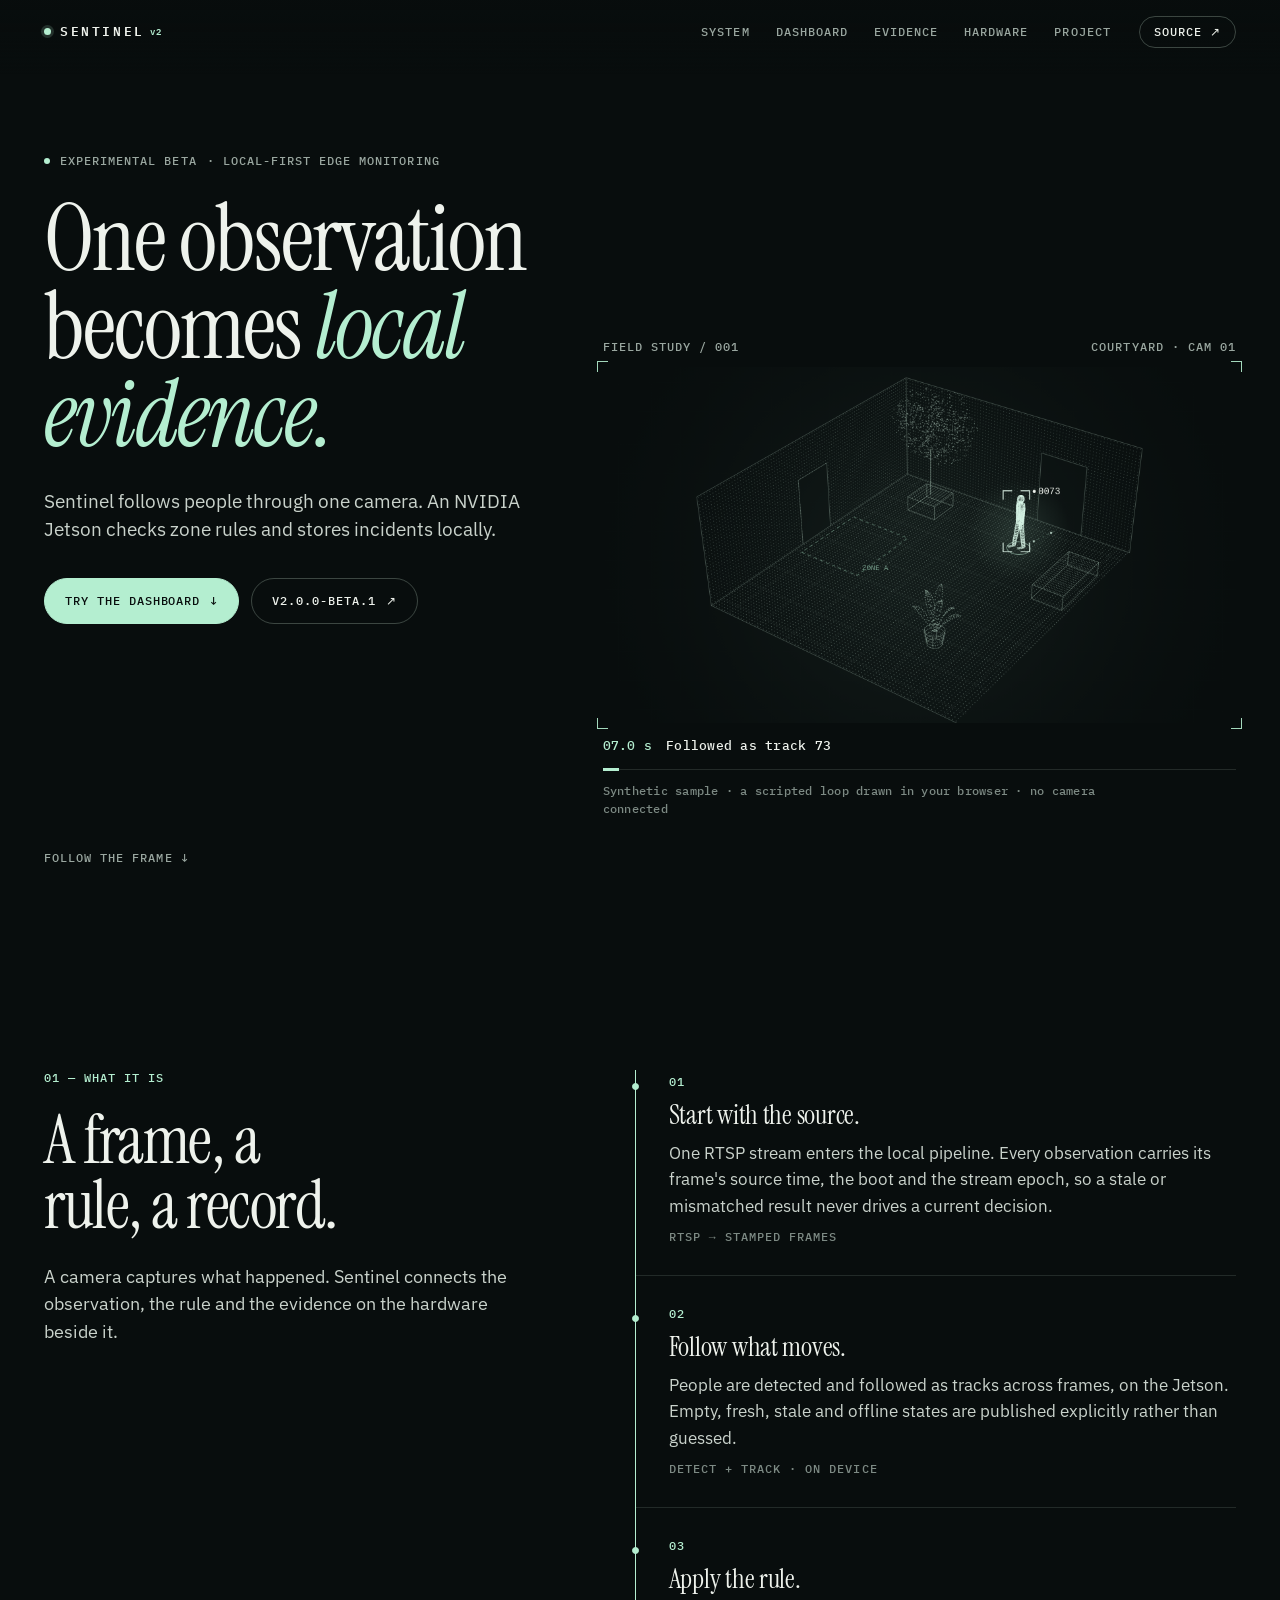
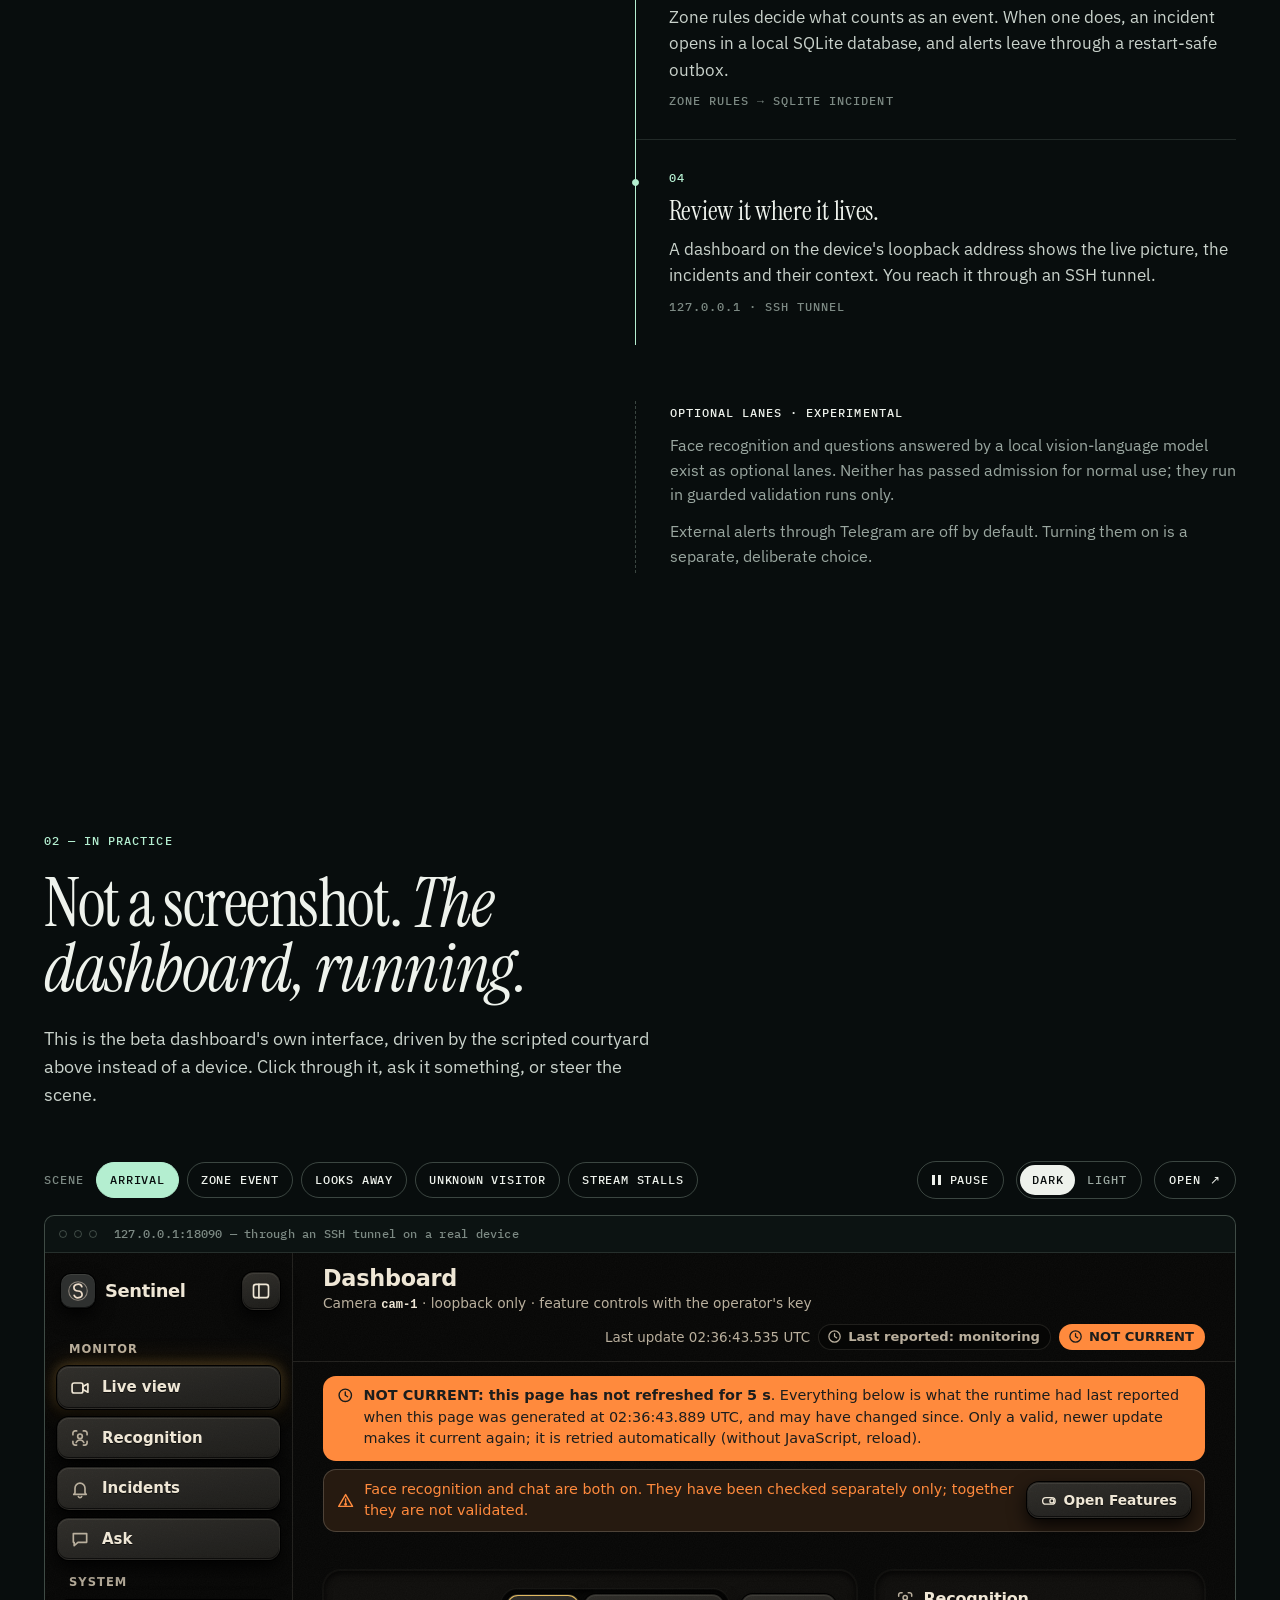
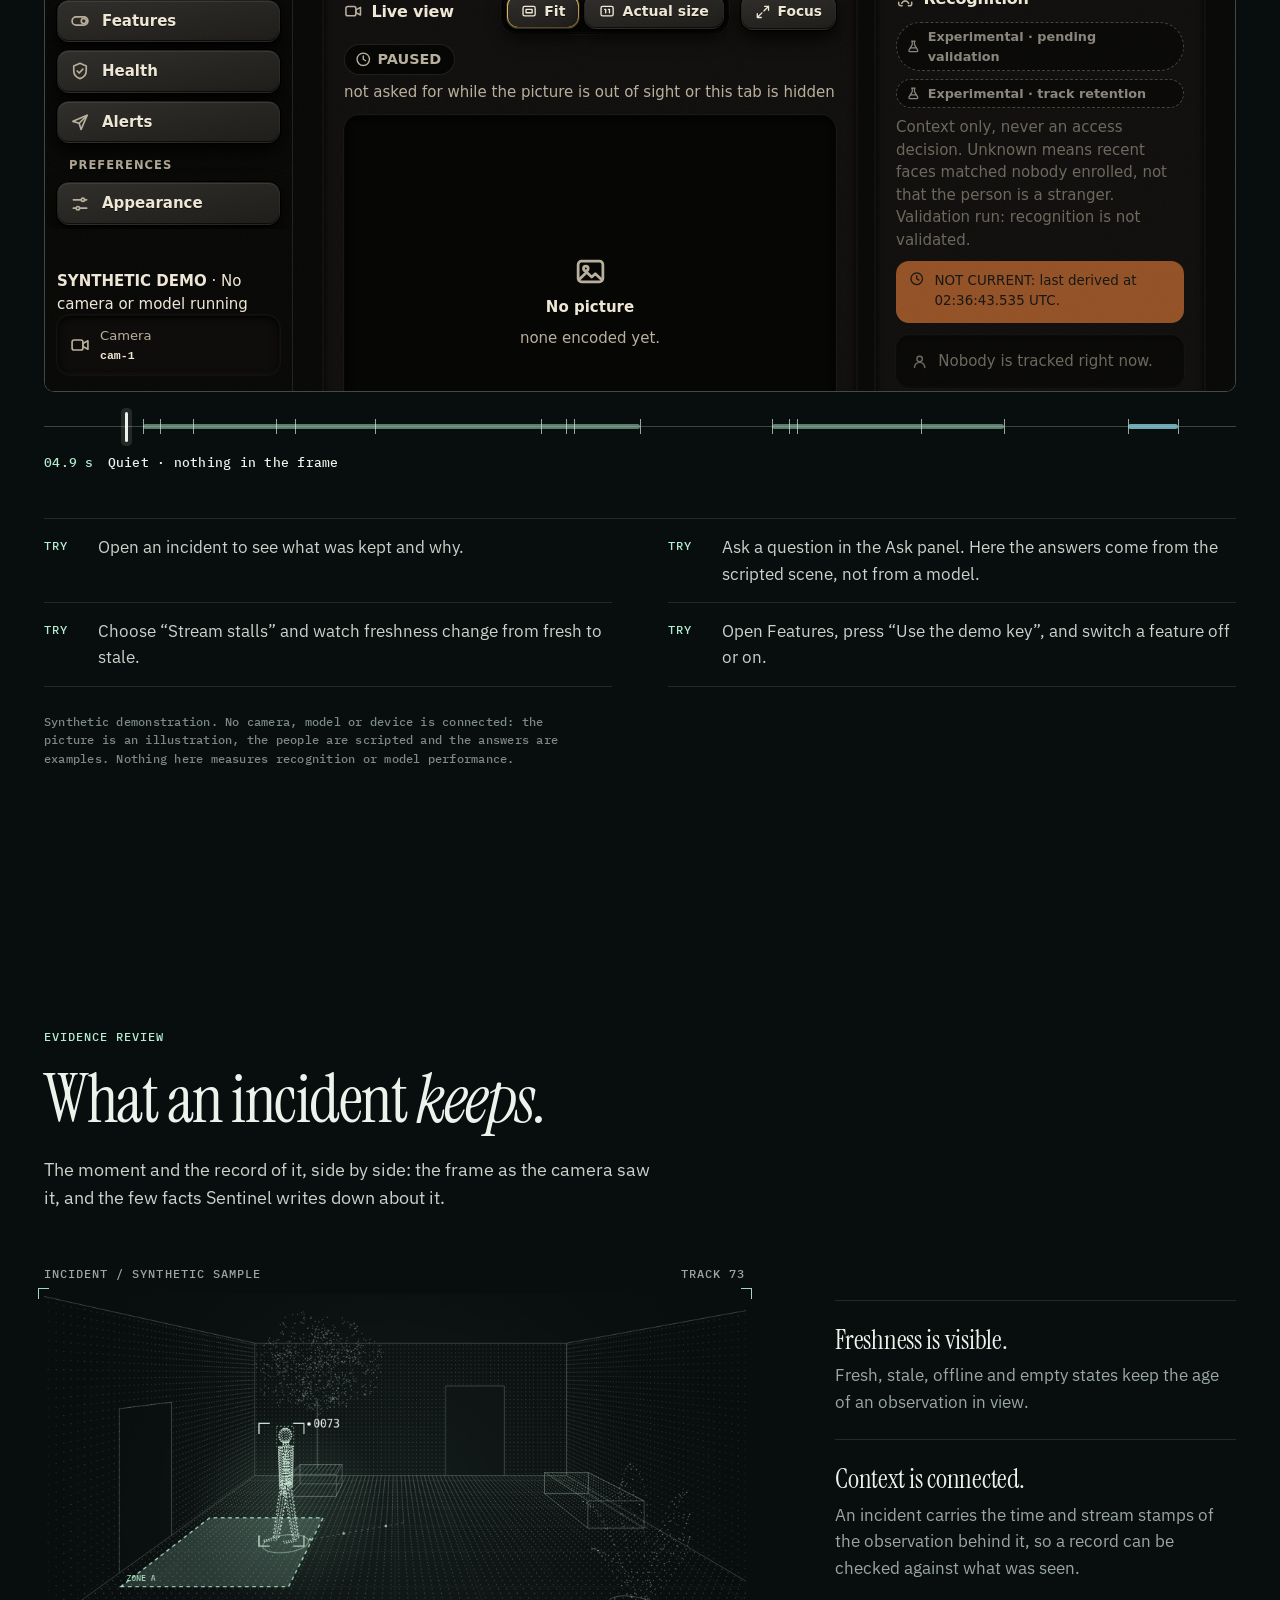
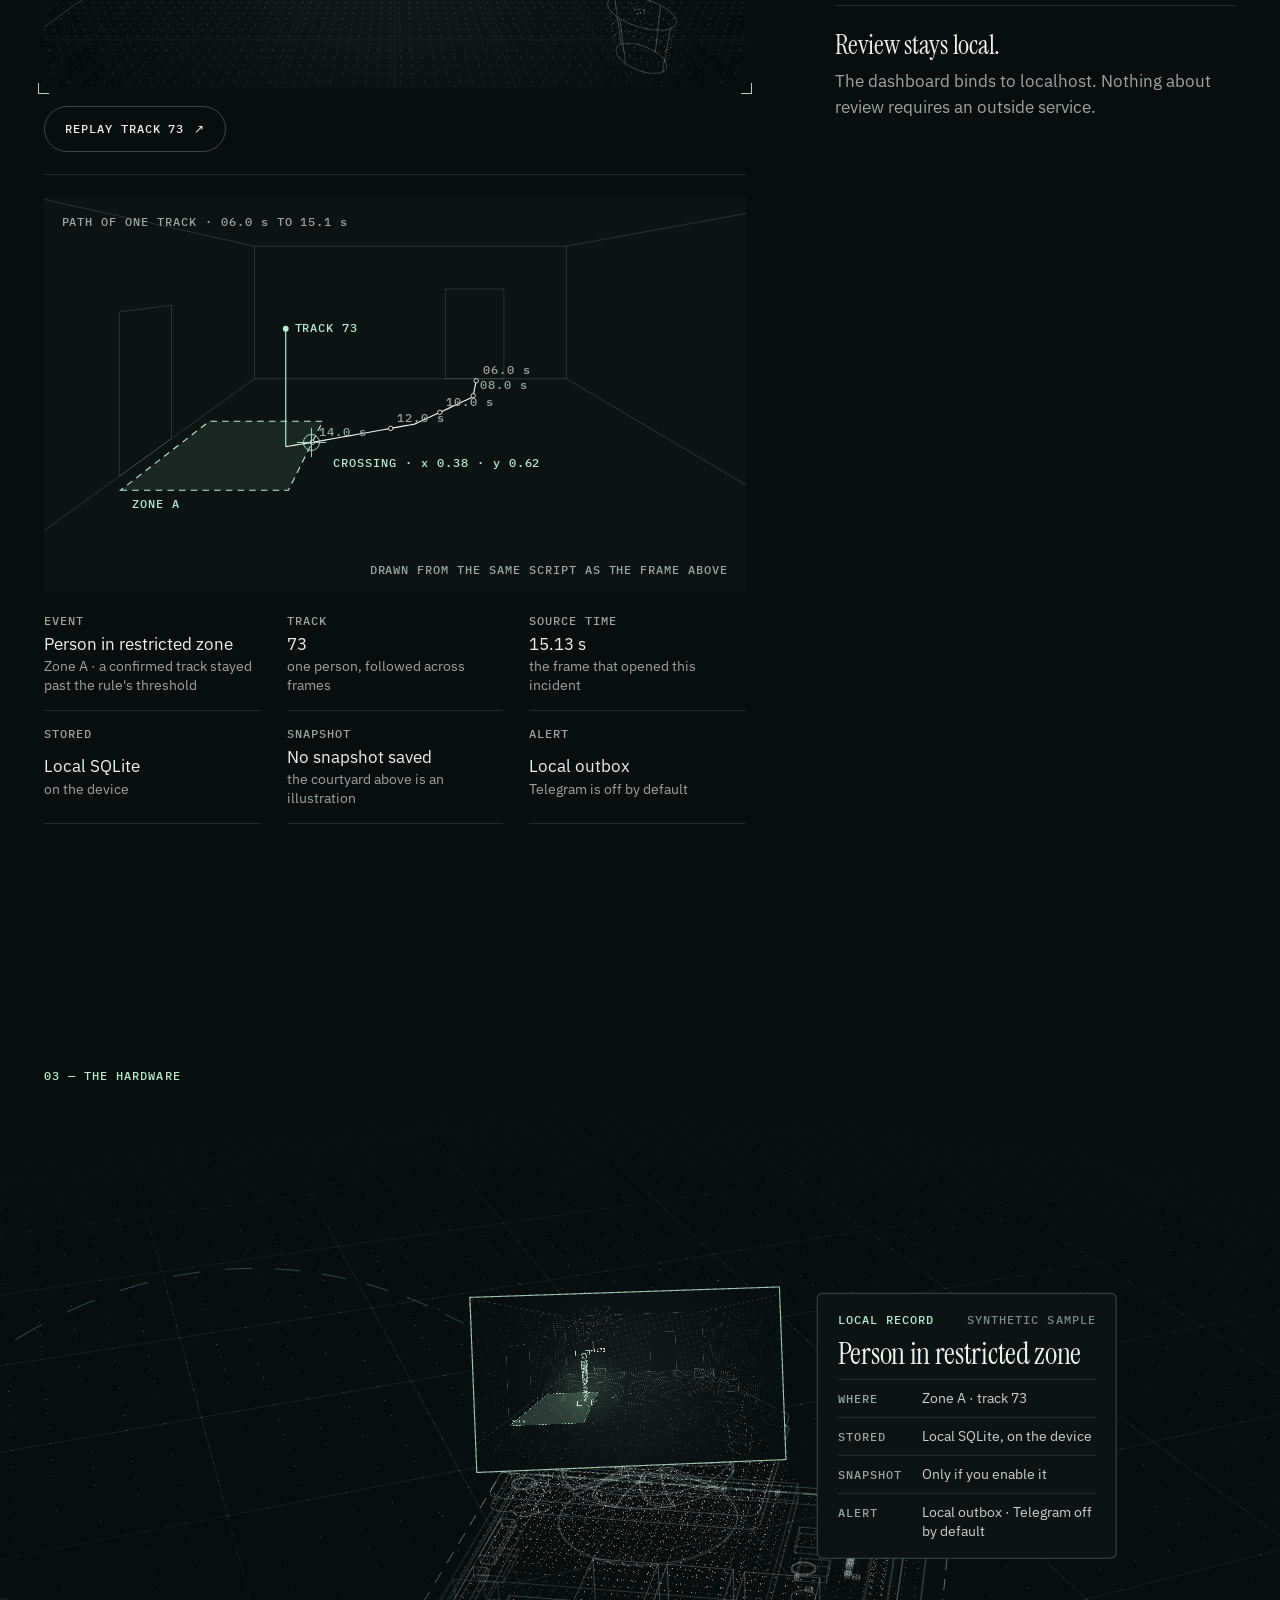
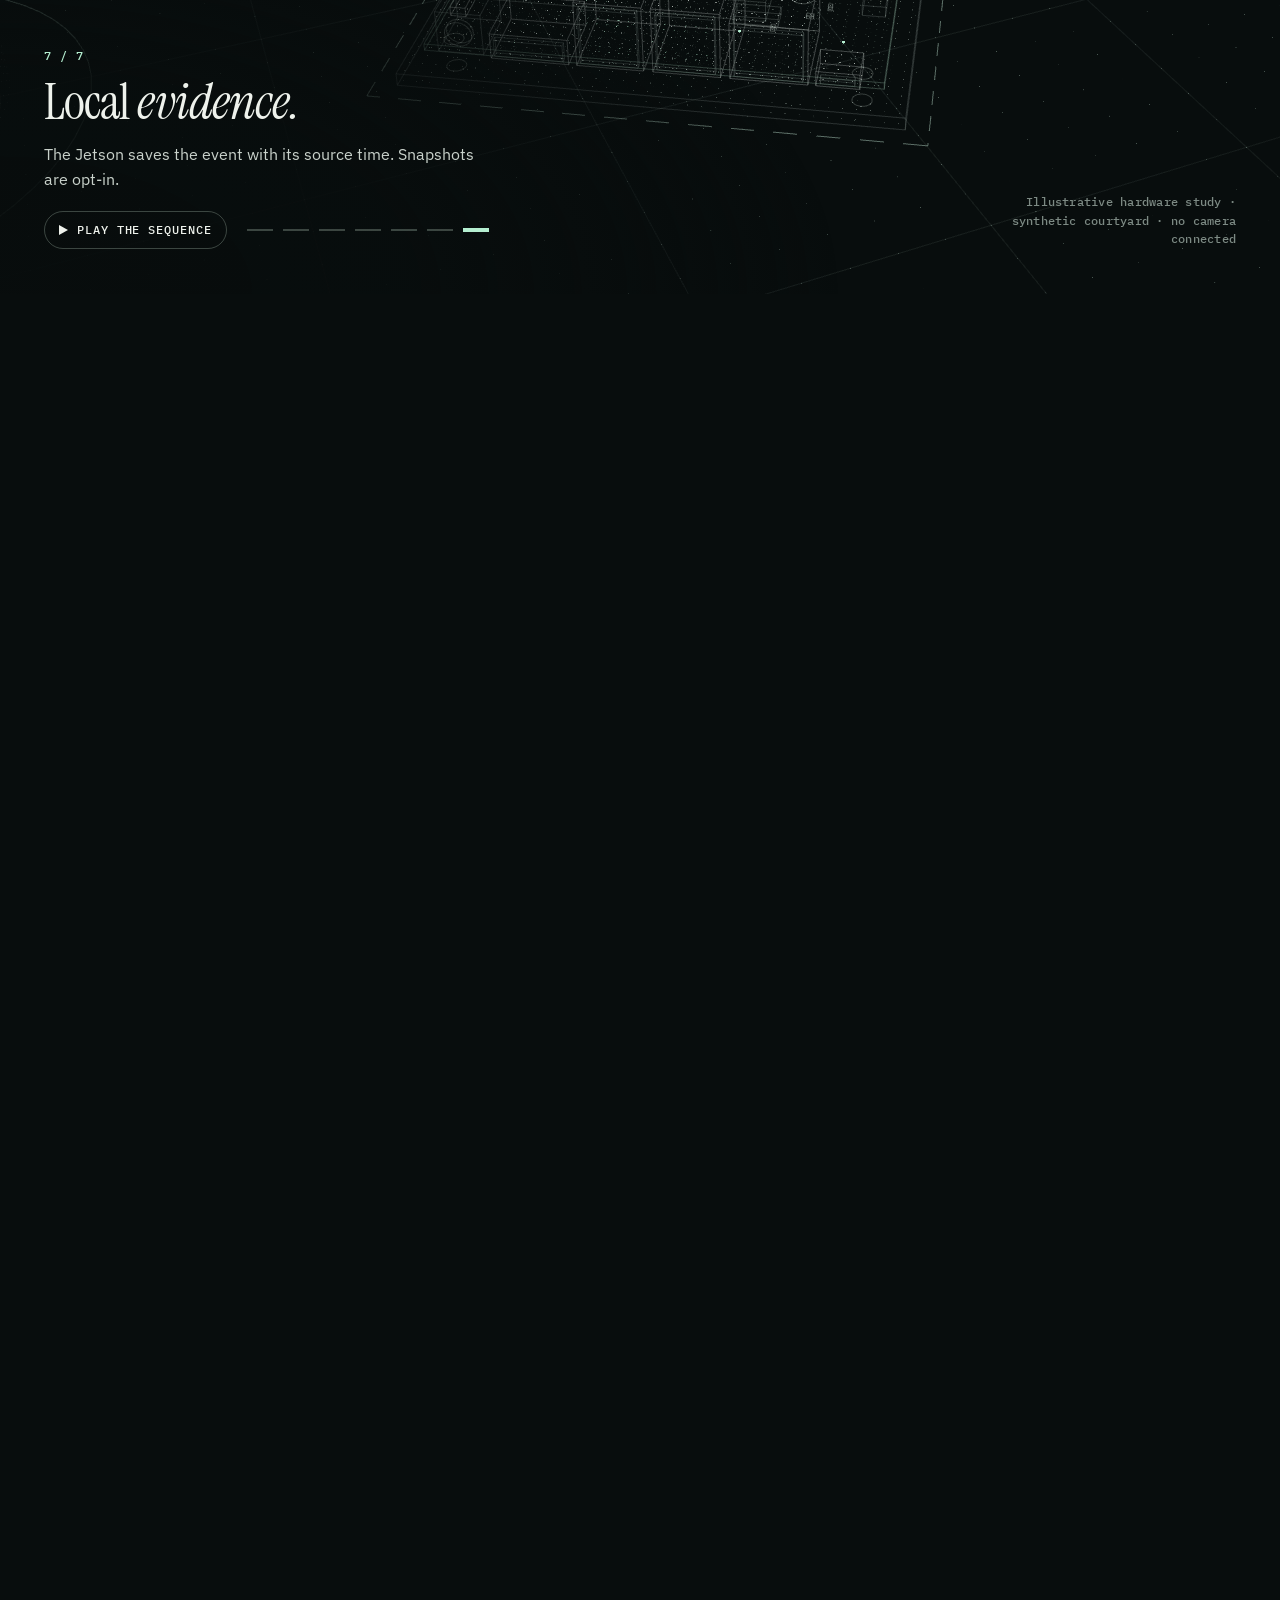
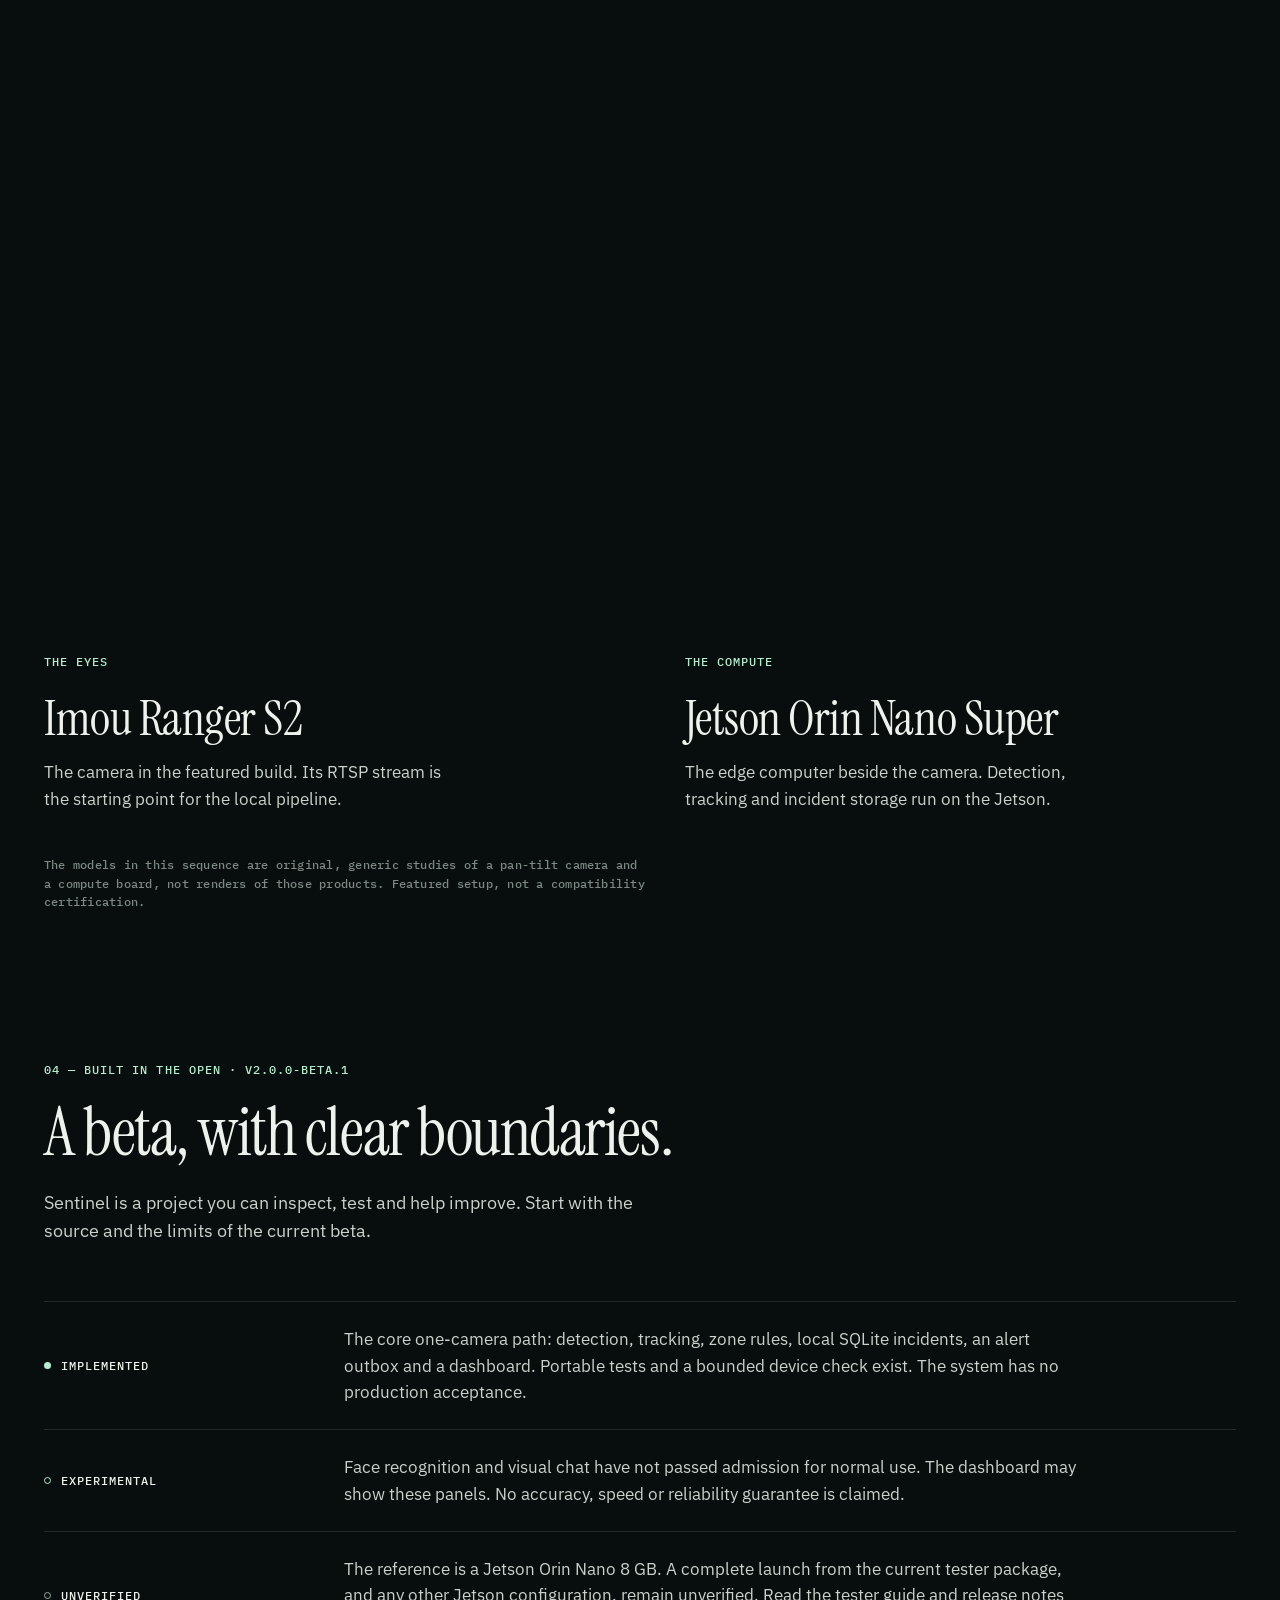
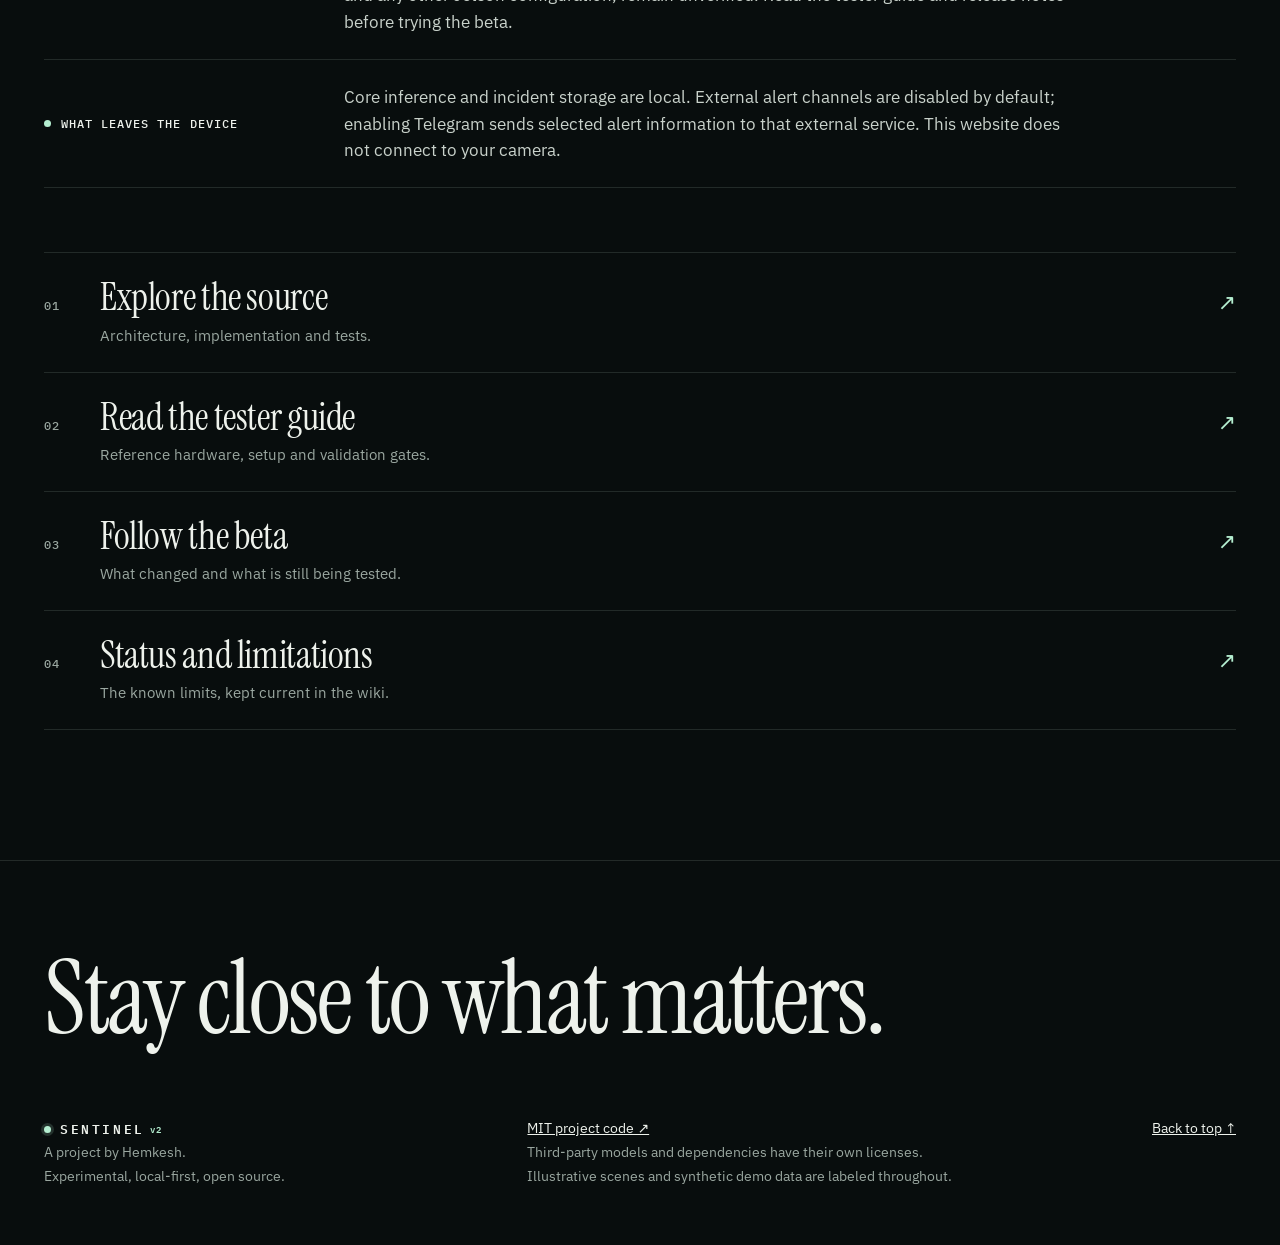
<file: index.html>
<!doctype html>
<html lang="en">
<head>
<meta charset="utf-8">
<meta name="viewport" content="width=device-width, initial-scale=1, viewport-fit=cover">
<title>Sentinel v2 — One observation becomes local evidence</title>
<meta name="description" content="An experimental, open-source edge monitoring project. One camera, local detection and tracking, and an incident record you can inspect. Built for NVIDIA Jetson.">
<meta name="theme-color" content="#080d0d">
<link rel="stylesheet" href="assets/fonts.css">
<link rel="stylesheet" href="assets/site.css">
<link rel="stylesheet" href="assets/track-replay.css">
</head>
<body>
<a class="skip" href="#main">Skip to content</a>

<header class="top" id="top-bar">
  <a class="mark" href="#top" aria-label="Sentinel v2, back to top"><span class="mark-dot" aria-hidden="true"></span>SENTINEL<sup>v2</sup></a>
  <nav class="top-nav" aria-label="Sections">
    <a href="#system">System</a>
    <a href="#dashboard">Dashboard</a>
    <a href="#evidence">Evidence</a>
    <a href="#hardware">Hardware</a>
    <a href="#project">Project</a>
  </nav>
  <a class="top-source" href="https://github.com/hemkesh2021-dotcom/Sentinel_Surveillance" target="_blank" rel="noopener">Source <span aria-hidden="true">↗</span></a>
</header>

<main id="main">

  <!-- ============================================================ opening -->
  <section class="hero" id="top">
    <div class="hero-copy">
      <p class="eyebrow"><span class="pulse" aria-hidden="true"></span>Experimental beta<span class="hero-context"> · local-first edge monitoring</span></p>
      <h1>One observation becomes <em>local evidence.</em></h1>
      <p class="lede">Sentinel follows people through one camera. An NVIDIA Jetson checks zone rules and stores incidents locally.</p>
      <div class="actions">
        <a class="btn btn-solid" href="#dashboard">Try the dashboard <span aria-hidden="true">↓</span></a>
        <a class="btn hero-release" href="https://github.com/hemkesh2021-dotcom/Sentinel_Surveillance/releases/tag/v2.0.0-beta.1" target="_blank" rel="noopener">v2.0.0-beta.1 <span aria-hidden="true">↗</span></a>
      </div>
    </div>
    <figure class="plate hero-plate" id="hero-plate">
      <div class="plate-head mono"><span>Field study / 001</span><span>Courtyard · cam 01</span></div>
      <div class="plate-frame">
        <canvas id="hero-canvas" width="960" height="540" role="img" aria-label="A courtyard drawn in dots and lines, seen from above. People walk in through a gate and are marked as tracked people; a marked zone lights up when one steps into it."></canvas>
        <i class="tick tl"></i><i class="tick tr"></i><i class="tick bl"></i><i class="tick br"></i>
      </div>
      <figcaption>
        <p class="event-line mono" id="hero-event" aria-live="off"><b>07.0 s</b><span>Followed as track 73</span></p>
        <div class="loop-bar" aria-hidden="true"><i id="hero-bar"></i></div>
        <p class="honest mono">Synthetic sample · a scripted loop drawn in your browser · no camera connected</p>
      </figcaption>
    </figure>
    <a class="scroll-cue mono" href="#system">Follow the frame <span aria-hidden="true">↓</span></a>
  </section>

  <!-- ============================================================ 01 the system -->
  <section class="system" id="system">
    <div class="sec-head">
      <p class="kicker mono">01 — What it is</p>
      <h2>A frame, a rule, a record.</h2>
      <p class="sub">A camera captures what happened. Sentinel connects the observation, the rule and the evidence on the hardware beside it.</p>
    </div>
    <ol class="chain" id="chain">
      <li data-step="source">
        <span class="chain-n mono">01</span>
        <h3>Start with the source.</h3>
        <p>One RTSP stream enters the local pipeline. Every observation carries its frame's source time, the boot and the stream epoch, so a stale or mismatched result never drives a current decision.</p>
        <span class="chain-tag mono">RTSP → stamped frames</span>
      </li>
      <li data-step="track">
        <span class="chain-n mono">02</span>
        <h3>Follow what moves.</h3>
        <p>People are detected and followed as tracks across frames, on the Jetson. Empty, fresh, stale and offline states are published explicitly rather than guessed.</p>
        <span class="chain-tag mono">Detect + track · on device</span>
      </li>
      <li data-step="rule">
        <span class="chain-n mono">03</span>
        <h3>Apply the rule.</h3>
        <p>Zone rules decide what counts as an event. When one does, an incident opens in a local SQLite database, and alerts leave through a restart-safe outbox.</p>
        <span class="chain-tag mono">Zone rules → SQLite incident</span>
      </li>
      <li data-step="review">
        <span class="chain-n mono">04</span>
        <h3>Review it where it lives.</h3>
        <p>A dashboard on the device's loopback address shows the live picture, the incidents and their context. You reach it through an SSH tunnel.</p>
        <span class="chain-tag mono">127.0.0.1 · SSH tunnel</span>
      </li>
    </ol>
    <aside class="lanes">
      <p class="mono lanes-h">Optional lanes · experimental</p>
      <p>Face recognition and questions answered by a local vision-language model exist as optional lanes. Neither has passed admission for normal use; they run in guarded validation runs only.</p>
      <p>External alerts through Telegram are off by default. Turning them on is a separate, deliberate choice.</p>
    </aside>
  </section>

  <!-- ============================================================ 02 the dashboard -->
  <section class="practice" id="dashboard">
    <div class="sec-head">
      <p class="kicker mono">02 — In practice</p>
      <h2>Not a screenshot. <em>The dashboard, running.</em></h2>
      <p class="sub">This is the beta dashboard's own interface, driven by the scripted courtyard above instead of a device. Click through it, ask it something, or steer the scene.</p>
    </div>

    <div class="deck" id="deck" data-state="loading">
      <div class="deck-bar">
        <div class="deck-group" role="group" aria-label="Jump to a moment in the scene">
          <span class="deck-label mono">Scene</span>
          <div class="chips" id="deck-scenarios"></div>
        </div>
        <div class="deck-group deck-right">
          <button class="icon-btn" id="deck-play" type="button" aria-pressed="true" aria-label="Pause the scene"><span class="ico-pause" aria-hidden="true"></span><span class="icon-btn-t">Pause</span></button>
          <div class="seg" role="group" aria-label="Dashboard appearance" id="deck-theme">
            <button type="button" data-theme="dark" aria-pressed="true">Dark</button>
            <button type="button" data-theme="light" aria-pressed="false">Light</button>
          </div>
          <a class="icon-btn" id="deck-open" href="dashboard.html" target="_blank" rel="noopener" aria-label="Open the dashboard in its own tab">Open <span aria-hidden="true">↗</span></a>
        </div>
      </div>

      <div class="deck-window">
        <div class="deck-chrome mono" aria-hidden="true"><i></i><i></i><i></i><span>127.0.0.1:18090 — through an SSH tunnel on a real device</span></div>
        <div class="deck-view">
          <iframe id="deck-frame" title="Sentinel beta dashboard, running on synthetic demonstration data" loading="lazy" allow="fullscreen"></iframe>
          <button class="deck-tap" id="deck-tap" type="button" hidden><span>Tap to use the dashboard</span></button>
          <div class="deck-wait mono" id="deck-wait">Starting the dashboard…</div>
          <div class="deck-fallback" id="deck-fallback" hidden>
            <img id="deck-poster" alt="The Sentinel beta dashboard with synthetic demonstration data: a live picture of the courtyard, tracked people, incidents and system health." width="1440" height="900" loading="lazy">
            <p>The live dashboard could not be embedded here. <a href="dashboard.html" target="_blank" rel="noopener">Open it in its own tab <span aria-hidden="true">↗</span></a></p>
          </div>
        </div>
      </div>

      <div class="tape" id="tape">
        <div class="tape-track">
          <div class="tape-spans" id="tape-spans" aria-hidden="true"></div>
          <input class="tape-range" id="tape-range" type="range" min="0" max="72" step="0.1" value="0" aria-label="Scene time, in seconds of a 72 second loop">
        </div>
        <p class="tape-now mono" id="tape-now" aria-live="off"><b>00.0 s</b><span>Scene clock</span></p>
      </div>
    </div>

    <ul class="try">
      <li><b class="mono">Try</b>Open an incident to see what was kept and why.</li>
      <li><b class="mono">Try</b>Ask a question in the Ask panel. Here the answers come from the scripted scene, not from a model.</li>
      <li><b class="mono">Try</b>Choose “Stream stalls” and watch freshness change from fresh to stale.</li>
      <li><b class="mono">Try</b>Open Features, press “Use the demo key”, and switch a feature off or on.</li>
    </ul>
    <p class="honest mono">Synthetic demonstration. No camera, model or device is connected: the picture is an illustration, the people are scripted and the answers are examples. Nothing here measures recognition or model performance.</p>
  </section>

  <!-- ============================================================ evidence -->
  <section class="evidence" id="evidence">
    <div class="sec-head">
      <p class="kicker mono">Evidence review</p>
      <h2>What an incident <em>keeps.</em></h2>
      <p class="sub">The moment and the record of it, side by side: the frame as the camera saw it, and the few facts Sentinel writes down about it.</p>
    </div>
    <figure class="plate evidence-plate">
      <div class="plate-head mono"><span>Incident / synthetic sample</span><span>Track 73</span></div>
      <div class="plate-frame">
        <canvas id="ev-canvas" width="960" height="540" role="img" aria-label="The courtyard as the camera sees it, drawn in dots, at the moment a tracked person stands inside Zone A in front of a side door."></canvas>
        <i class="tick tl"></i><i class="tick tr"></i><i class="tick bl"></i><i class="tick br"></i>
      </div>
      <button type="button" class="btn evidence-replay" data-track-replay hidden>Replay Track 73 <span aria-hidden="true">↗</span></button>
      <div class="plate-record">
        <svg id="ev-diagram" viewBox="0 0 960 540" role="img" aria-label="The same moment as a diagram: the zone outline, the path the tracked person walked and the point where the path crosses into the zone."></svg>
        <dl class="fields">
          <div><dt class="mono">Event</dt><dd>Person in restricted zone <small>Zone A · a confirmed track stayed past the rule's threshold</small></dd></div>
          <div><dt class="mono">Track</dt><dd>73 <small>one person, followed across frames</small></dd></div>
          <div><dt class="mono">Source time</dt><dd id="ev-time">15.13 s <small>the frame that opened this incident</small></dd></div>
          <div><dt class="mono">Stored</dt><dd>Local SQLite <small>on the device</small></dd></div>
          <div><dt class="mono">Snapshot</dt><dd>No snapshot saved <small>the courtyard above is an illustration</small></dd></div>
          <div><dt class="mono">Alert</dt><dd>Local outbox <small>Telegram is off by default</small></dd></div>
        </dl>
      </div>
    </figure>
    <ul class="notes">
      <li><h3>Freshness is visible.</h3><p>Fresh, stale, offline and empty states keep the age of an observation in view.</p></li>
      <li><h3>Context is connected.</h3><p>An incident carries the time and stream stamps of the observation behind it, so a record can be checked against what was seen.</p></li>
      <li><h3>Review stays local.</h3><p>The dashboard binds to localhost. Nothing about review requires an outside service.</p></li>
    </ul>
  </section>

  <!-- ============================================================ 03 the hardware -->
  <section class="film" id="hardware" aria-labelledby="film-title">
    <div class="film-track" id="film-track">
      <div class="film-stage" id="film-stage" data-beat="0" data-ready="0">
        <p class="kicker mono film-kicker" id="film-title">03 — The hardware</p>
        <div class="film-view" id="film-view">
        <img class="film-poster" id="film-poster" alt="" aria-hidden="true">
        <canvas id="film-canvas" aria-hidden="true"></canvas>
        <div class="film-overlay" id="film-overlay" aria-hidden="true">
          <div class="fl-frame" data-k="frame"><i class="tick tl"></i><i class="tick tr"></i><i class="tick bl"></i><i class="tick br"></i><span class="fl-frame-a mono">Courtyard · cam 01</span><span class="fl-frame-b mono">Synthetic sample</span></div>
          <div class="fl-pin mono" data-k="capture"><b>01</b>Capture</div>
          <div class="fl-pin mono" data-k="process"><b>02</b>Process</div>
          <div class="fl-pin fl-event mono" data-k="event"><span>Zone A · entered</span></div>
          <div class="fl-tag mono" data-k="depth">Illustrative scene · not a live feed or depth sensor</div>
          <div class="fl-track" data-k="track"><i class="tick tl"></i><i class="tick tr"></i><i class="tick bl"></i><i class="tick br"></i><span class="mono"><b></b>0073</span></div>
          <div class="fl-cam mono" data-k="cam">Cam 01</div>
          <div class="fl-pin fl-signal mono" data-k="stream">Local network</div>
          <div class="fl-record" data-k="record">
            <p class="mono fl-record-h">Local record <span>synthetic sample</span></p>
            <p class="fl-record-t">Person in restricted zone</p>
            <dl>
              <div><dt class="mono">Where</dt><dd>Zone A · track 73</dd></div>
              <div><dt class="mono">Stored</dt><dd>Local SQLite, on the device</dd></div>
              <div><dt class="mono">Snapshot</dt><dd>Only if you enable it</dd></div>
              <div><dt class="mono">Alert</dt><dd>Local outbox · Telegram off by default</dd></div>
            </dl>
          </div>
        </div>
        </div>

        <div class="film-chrome">
          <div class="film-caps" id="film-caps" aria-live="polite">
            <div class="cap" data-beat="0"><p class="mono cap-n">1 / 7</p><h3>Two parts. <em>One local loop.</em></h3><p>A camera to observe and an edge computer to process. In the featured build they are an Imou Ranger S2 and a Jetson Orin Nano Super.</p></div>
            <div class="cap" data-beat="1"><p class="mono cap-n">2 / 7</p><h3>It starts <em>at the glass.</em></h3><p>One RTSP stream enters the pipeline. The dashboard's preview reuses those captured frames; it does not open a second connection to the camera.</p></div>
            <div class="cap" data-beat="2"><p class="mono cap-n">3 / 7</p><h3>One <em>observation.</em></h3><p>A frame arrives with its source time attached, so current activity stays distinct from stale frames.</p></div>
            <div class="cap" data-beat="3"><p class="mono cap-n">4 / 7</p><h3>The same frame, <em>opened.</em></h3><p>Lifted out of the camera's view so the scene can be read: the yard, the person, the zone, and the cone the camera sees. An illustration: Sentinel works on the flat frame.</p></div>
            <div class="cap" data-beat="4"><p class="mono cap-n">5 / 7</p><h3>The event stays <em>identifiable.</em></h3><p>The person is followed as one track. When that track stays in Zone A past the rule's threshold, the zone rule opens an incident for it.</p></div>
            <div class="cap" data-beat="5"><p class="mono cap-n">6 / 7</p><h3>Carried to the board <em>beside it.</em></h3><p>Detection, tracking and incident storage run on the Jetson, on your own network. External alerts are a separate choice, off by default.</p></div>
            <div class="cap" data-beat="6"><p class="mono cap-n">7 / 7</p><h3>Local <em>evidence.</em></h3><p>The Jetson saves the event with its source time. Snapshots are opt-in.</p>
              <dl class="cap-record">
                <div><dt class="mono">Event</dt><dd>Person in restricted zone · Zone A · track 73</dd></div>
                <div><dt class="mono">Stored</dt><dd>Local SQLite, on the device</dd></div>
                <div><dt class="mono">Alert</dt><dd>Local outbox · Telegram off by default</dd></div>
              </dl>
            </div>
          </div>
          <div class="film-ctl">
            <button class="icon-btn" id="film-play" type="button" aria-pressed="false" aria-label="Play the sequence"><span class="ico-play" aria-hidden="true"></span><span class="icon-btn-t">Play the sequence</span></button>
            <div class="film-steps" id="film-steps" role="group" aria-label="Chapters of the hardware sequence"></div>
          </div>
          <p class="honest mono film-note" id="film-note"><span class="note-wide">Illustrative hardware study · synthetic courtyard · no camera connected</span><span class="note-narrow">Illustrative study · synthetic scene · no camera</span></p>
        </div>
      </div>
    </div>

    <ol class="film-static" id="film-static" hidden></ol>

    <div class="pair">
      <div>
        <p class="kicker mono">The eyes</p>
        <h3>Imou Ranger S2</h3>
        <p>The camera in the featured build. Its RTSP stream is the starting point for the local pipeline.</p>
      </div>
      <div>
        <p class="kicker mono">The compute</p>
        <h3>Jetson Orin Nano Super</h3>
        <p>The edge computer beside the camera. Detection, tracking and incident storage run on the Jetson.</p>
      </div>
      <p class="honest mono">The models in this sequence are original, generic studies of a pan-tilt camera and a compute board, not renders of those products. Featured setup, not a compatibility certification.</p>
    </div>
  </section>

  <!-- ============================================================ 04 the project -->
  <section class="project" id="project">
    <div class="sec-head">
      <p class="kicker mono">04 — Built in the open · v2.0.0-beta.1</p>
      <h2>A beta, with clear boundaries.</h2>
      <p class="sub">Sentinel is a project you can inspect, test and help improve. Start with the source and the limits of the current beta.</p>
    </div>

    <div class="status">
      <div class="status-row">
        <p class="mono status-k"><i class="dot dot-on" aria-hidden="true"></i>Implemented</p>
        <p>The core one-camera path: detection, tracking, zone rules, local SQLite incidents, an alert outbox and a dashboard. Portable tests and a bounded device check exist. The system has no production acceptance.</p>
      </div>
      <div class="status-row">
        <p class="mono status-k"><i class="dot dot-mid" aria-hidden="true"></i>Experimental</p>
        <p>Face recognition and visual chat have not passed admission for normal use. The dashboard may show these panels. No accuracy, speed or reliability guarantee is claimed.</p>
      </div>
      <div class="status-row">
        <p class="mono status-k"><i class="dot dot-off" aria-hidden="true"></i>Unverified</p>
        <p>The reference is a Jetson Orin Nano 8 GB. A complete launch from the current tester package, and any other Jetson configuration, remain unverified. Read the tester guide and release notes before trying the beta.</p>
      </div>
      <div class="status-row">
        <p class="mono status-k"><i class="dot dot-on" aria-hidden="true"></i>What leaves the device</p>
        <p>Core inference and incident storage are local. External alert channels are disabled by default; enabling Telegram sends selected alert information to that external service. This website does not connect to your camera.</p>
      </div>
    </div>

    <ul class="links">
      <li><a href="https://github.com/hemkesh2021-dotcom/Sentinel_Surveillance" target="_blank" rel="noopener"><span class="mono">01</span><b>Explore the source</b><small>Architecture, implementation and tests.</small><i aria-hidden="true">↗</i></a></li>
      <li><a href="https://github.com/hemkesh2021-dotcom/Sentinel_Surveillance/blob/master/packaging/beta-install/QUICKSTART.md" target="_blank" rel="noopener"><span class="mono">02</span><b>Read the tester guide</b><small>Reference hardware, setup and validation gates.</small><i aria-hidden="true">↗</i></a></li>
      <li><a href="https://github.com/hemkesh2021-dotcom/Sentinel_Surveillance/releases/tag/v2.0.0-beta.1" target="_blank" rel="noopener"><span class="mono">03</span><b>Follow the beta</b><small>What changed and what is still being tested.</small><i aria-hidden="true">↗</i></a></li>
      <li><a href="https://github.com/hemkesh2021-dotcom/Sentinel_Surveillance/wiki/Status-and-limitations" target="_blank" rel="noopener"><span class="mono">04</span><b>Status and limitations</b><small>The known limits, kept current in the wiki.</small><i aria-hidden="true">↗</i></a></li>
    </ul>
  </section>
</main>

<footer class="foot">
  <p class="foot-big">Stay close to what matters.</p>
  <div class="foot-row">
    <p><a class="mark" href="#top"><span class="mark-dot" aria-hidden="true"></span>SENTINEL<sup>v2</sup></a><br>A project by Hemkesh.<br>Experimental, local-first, open source.</p>
    <p><a href="https://github.com/hemkesh2021-dotcom/Sentinel_Surveillance/blob/master/LICENSE" target="_blank" rel="noopener">MIT project code ↗</a><br>Third-party models and dependencies have their own licenses.<br>Illustrative scenes and synthetic demo data are labeled throughout.</p>
    <p><a href="#top">Back to top ↑</a></p>
  </div>
</footer>

<script>window.SENTINEL_SITE = Object.assign({"three":"assets/three.min.js","dashboard":"dashboard.html","posters":"posters/"}, { trackLabel: function (a) { return "Track " + a.track; } });</script>
<script src="assets/courtyard.js"></script>
<script src="assets/track-replay.js"></script>
<script src="assets/hardware.js"></script>
<script src="assets/film.js"></script>
<script src="assets/site.js"></script>
</body>
</html>
</file>
<file: assets/fonts.css>
/* Instrument Serif, IBM Plex Sans and IBM Plex Mono: SIL Open Font License 1.1 (see the LICENSE files beside the fonts). */
@font-face { font-family: "Instrument Serif"; font-style: normal; font-weight: 400; font-display: swap; src: url("fonts/instrument-serif-latin-400-normal.woff2") format("woff2"); }
@font-face { font-family: "Instrument Serif"; font-style: italic; font-weight: 400; font-display: swap; src: url("fonts/instrument-serif-latin-400-italic.woff2") format("woff2"); }
@font-face { font-family: "IBM Plex Sans"; font-style: normal; font-weight: 400; font-display: swap; src: url("fonts/ibm-plex-sans-latin-400-normal.woff2") format("woff2"); }
@font-face { font-family: "IBM Plex Sans"; font-style: normal; font-weight: 500; font-display: swap; src: url("fonts/ibm-plex-sans-latin-500-normal.woff2") format("woff2"); }
@font-face { font-family: "IBM Plex Sans"; font-style: normal; font-weight: 600; font-display: swap; src: url("fonts/ibm-plex-sans-latin-600-normal.woff2") format("woff2"); }
@font-face { font-family: "IBM Plex Mono"; font-style: normal; font-weight: 400; font-display: swap; src: url("fonts/ibm-plex-mono-latin-400-normal.woff2") format("woff2"); }
@font-face { font-family: "IBM Plex Mono"; font-style: normal; font-weight: 500; font-display: swap; src: url("fonts/ibm-plex-mono-latin-500-normal.woff2") format("woff2"); }
@font-face { font-family: "IBM Plex Mono"; font-style: normal; font-weight: 600; font-display: swap; src: url("fonts/ibm-plex-mono-latin-600-normal.woff2") format("woff2"); }
</file>
<file: assets/site.css>
/* Sentinel v2 site candidate. One look (dark), stated explicitly. */
:root {
  color-scheme: dark;
  --ink: #080d0d; --ink2: #0c1312; --ink3: #121b19;
  --line: rgba(195, 219, 201, .14); --line2: rgba(195, 219, 201, .28);
  --ivory: #eef2ec; --text: #c9d2cb; --muted: #9aa7a0; --dim: #7d8a84;
  --sage: #b4eed0; --cyan: #86cfdc;
  --serif: "Instrument Serif", "Iowan Old Style", "Palatino Linotype", Palatino, Georgia, serif;
  --sans: "IBM Plex Sans", system-ui, -apple-system, "Segoe UI", Helvetica, Arial, sans-serif;
  --mono: "IBM Plex Mono", ui-monospace, SFMono-Regular, Menlo, Consolas, monospace;
  --gl: max(20px, env(safe-area-inset-left)); --gr: max(20px, env(safe-area-inset-right));
  --wrap: 1320px;
}
@media (min-width: 900px) { :root { --gl: max(44px, env(safe-area-inset-left)); --gr: max(44px, env(safe-area-inset-right)); } }
*, *::before, *::after { box-sizing: border-box; }
[hidden] { display: none !important; }
html { scroll-behavior: smooth; -webkit-text-size-adjust: 100%; }
body { margin: 0; background: var(--ink); color: var(--text); font: 400 16.5px/1.6 var(--sans); overflow-x: hidden; -webkit-font-smoothing: antialiased; }
img, canvas, svg, iframe { display: block; max-width: 100%; }
a { color: inherit; }
h1, h2, h3, p, ol, ul, dl, dd, figure { margin: 0; padding: 0; }
ol, ul { list-style: none; }
button { font: inherit; color: inherit; background: none; border: 0; padding: 0; cursor: pointer; }
:focus-visible { outline: 2px solid var(--sage); outline-offset: 3px; border-radius: 2px; }
.mono { font: 500 11.5px/1.4 var(--mono); letter-spacing: .09em; text-transform: uppercase; color: var(--muted); }
em { font-style: italic; color: var(--sage); }
h2 em, h3 em, .foot-big em { color: inherit; }
.skip { position: absolute; left: -9999px; top: 8px; z-index: 100; background: var(--sage); color: var(--ink); padding: 8px 14px; border-radius: 4px; }
.skip:focus { left: 12px; }
.honest { color: var(--dim); max-width: 78ch; text-transform: none; letter-spacing: .02em; font-size: 12px; line-height: 1.55; }

/* ------------------------------------------------------------ top bar */
.top { position: fixed; inset: 0 0 auto 0; z-index: 50; display: flex; align-items: center; gap: 28px; padding: 16px var(--gr) 26px var(--gl);
  background: linear-gradient(rgba(8, 13, 13, .96), rgba(8, 13, 13, .82) 55%, rgba(8, 13, 13, 0)); pointer-events: none; transition: opacity .35s, transform .35s; }
.top > * { pointer-events: auto; }
.top[data-quiet="1"] .top-nav { opacity: 0; pointer-events: none; }
.mark { font: 600 13px/1 var(--mono); letter-spacing: .2em; color: var(--ivory); text-decoration: none; display: inline-flex; align-items: center; gap: 9px; }
.mark sup { font-size: 9px; letter-spacing: .1em; color: var(--sage); margin-left: -4px; }
.mark-dot { width: 7px; height: 7px; border-radius: 50%; background: var(--sage); box-shadow: 0 0 0 3px rgba(180, 238, 208, .16); }
.top-nav { display: none; gap: 26px; margin-left: auto; transition: opacity .3s; }
.top-nav a, .top-source { font: 500 11.5px/1 var(--mono); letter-spacing: .09em; text-transform: uppercase; color: var(--muted); text-decoration: none; padding: 8px 0; }
.top-nav a:hover, .top-source:hover { color: var(--ivory); }
.top-nav a[aria-current="true"] { color: var(--sage); }
.top-source { margin-left: auto; border: 1px solid var(--line2); border-radius: 999px; padding: 9px 14px; color: var(--ivory); }
@media (min-width: 900px) { .top-nav { display: flex; } .top-source { margin-left: 0; } }

/* ------------------------------------------------------------ shared pieces */
section { position: relative; }
.sec-head { max-width: 900px; }
.kicker { color: var(--sage); margin-bottom: 22px; }
h1, h2 { font: 400 clamp(46px, 7.3vw, 116px)/.94 var(--serif); letter-spacing: -.022em; color: var(--ivory); text-wrap: balance; }
h2 { font-size: clamp(38px, 5.2vw, 78px); line-height: .98; }
h3 { font: 400 27px/1.1 var(--serif); letter-spacing: -.01em; color: var(--ivory); }
.sub { margin-top: 24px; max-width: 56ch; font-size: 18px; line-height: 1.55; color: var(--text); }
.btn { display: inline-flex; align-items: center; gap: 10px; min-height: 46px; padding: 0 20px; border: 1px solid var(--line2); border-radius: 999px; color: var(--ivory);
  font: 500 12px/1 var(--mono); letter-spacing: .08em; text-transform: uppercase; text-decoration: none; transition: border-color .2s, background .2s, color .2s; }
.btn:hover { border-color: var(--sage); color: var(--sage); }
.btn-solid { background: var(--sage); border-color: var(--sage); color: var(--ink); }
.btn-solid:hover { background: var(--ivory); border-color: var(--ivory); color: var(--ink); }
.icon-btn { display: inline-flex; align-items: center; gap: 9px; min-height: 38px; padding: 0 14px; border: 1px solid var(--line2); border-radius: 999px; color: var(--ivory);
  font: 500 11.5px/1 var(--mono); letter-spacing: .08em; text-transform: uppercase; text-decoration: none; white-space: nowrap; }
.icon-btn:hover { border-color: var(--sage); color: var(--sage); }
.ico-pause, .ico-play { width: 9px; height: 10px; display: inline-block; }
.ico-pause { border-left: 3px solid currentColor; border-right: 3px solid currentColor; }
.ico-play { border-left: 9px solid currentColor; border-top: 5px solid transparent; border-bottom: 5px solid transparent; height: 0; }
.tick { position: absolute; width: 11px; height: 11px; border: 0 solid var(--sage); opacity: .9; pointer-events: none; }
.tick.tl { left: -6px; top: -6px; border-left-width: 1px; border-top-width: 1px; } .tick.tr { right: -6px; top: -6px; border-right-width: 1px; border-top-width: 1px; }
.tick.bl { left: -6px; bottom: -6px; border-left-width: 1px; border-bottom-width: 1px; } .tick.br { right: -6px; bottom: -6px; border-right-width: 1px; border-bottom-width: 1px; }
.plate-head { display: flex; justify-content: space-between; gap: 16px; padding-bottom: 12px; }
.plate-frame { position: relative; }
.plate-frame canvas { width: 100%; height: auto; aspect-ratio: 16 / 9; background: var(--ink); }
.rv { opacity: .3; transform: translateY(14px); transition: opacity .7s cubic-bezier(.2, .7, .2, 1), transform .7s cubic-bezier(.2, .7, .2, 1); transition-delay: var(--d, 0ms); }
.rv.in { opacity: 1; transform: none; }

/* ------------------------------------------------------------ opening */
.hero { min-height: 100svh; padding: 118px var(--gr) 72px var(--gl); display: grid; gap: 44px; align-content: start; max-width: calc(var(--wrap) + 88px); margin: 0 auto; }
.eyebrow { font: 500 11.5px/1.4 var(--mono); letter-spacing: .09em; text-transform: uppercase; color: var(--muted); display: flex; align-items: center; gap: 10px; margin-bottom: 26px; }
.pulse { width: 6px; height: 6px; border-radius: 50%; background: var(--sage); flex: none; }
.lede { margin-top: 28px; max-width: 46ch; font-size: 18.5px; line-height: 1.55; }
.actions { display: flex; flex-wrap: wrap; gap: 12px; margin-top: 34px; }
.hero-plate { align-self: end; }
.event-line { display: flex; gap: 14px; align-items: baseline; padding-top: 14px; min-height: 34px; color: var(--ivory); text-transform: none; letter-spacing: .02em; font-size: 12.5px; }
.event-line b { color: var(--sage); font-weight: 500; flex: none; font-variant-numeric: tabular-nums; }
.loop-bar { height: 1px; background: var(--line); margin: 12px 0 12px; position: relative; }
.loop-bar i { position: absolute; left: 0; top: -1px; height: 3px; width: 0; background: var(--sage); }
.scroll-cue { display: none; text-decoration: none; }
@media (max-width: 700px) {
  .hero { padding-top: 76px; padding-bottom: 44px; gap: 28px; }
  .hero-copy { display: grid; grid-template-columns: 1fr auto; align-items: center;
    grid-template-areas: "beta version" "title title" "summary summary" "action action"; }
  .hero .eyebrow { grid-area: beta; margin: 0; }
  .hero-context { display: none; }
  .hero h1 { grid-area: title; margin-top: 12px; }
  .hero .lede { grid-area: summary; margin-top: 14px; font-size: 16px; line-height: 1.45; }
  .hero .actions { display: contents; }
  .hero .btn-solid { grid-area: action; justify-self: start; margin-top: 18px; }
  .hero .hero-release { grid-area: version; min-height: 40px; padding: 0 2px; gap: 4px; border: 0;
    color: var(--sage); font-size: 11px; text-transform: none; text-decoration: underline; text-underline-offset: 4px; }
}
@media (min-width: 1000px) {
  .hero { grid-template-columns: minmax(0, 5fr) minmax(0, 6.4fr); column-gap: 5vw; padding-top: 17vh; padding-bottom: 9vh; align-content: stretch; }
  .hero-copy { align-self: start; }
  .hero-plate { align-self: end; margin-top: 12vh; }
  .scroll-cue { display: block; position: absolute; left: var(--gl); bottom: 34px; }
  .scroll-cue:hover { color: var(--sage); }
}

/* ------------------------------------------------------------ 01 the system */
.system { padding: 120px var(--gr) 110px var(--gl); max-width: calc(var(--wrap) + 88px); margin: 0 auto; display: grid; gap: 56px; }
.chain { position: relative; display: grid; }
.chain::before { content: ""; position: absolute; left: 0; top: 0; bottom: 0; width: 1px; background: var(--line); }
.chain::after { content: ""; position: absolute; left: 0; top: 0; width: 1px; height: calc(var(--fill, 0) * 100%); background: var(--sage); transition: height .5s ease-out; }
.chain li { position: relative; padding: 30px 0 30px 34px; border-top: 1px solid var(--line); display: grid; gap: 10px; }
.chain li:first-child { border-top: 0; padding-top: 4px; }
.chain li::before { content: ""; position: absolute; left: -3px; top: 39px; width: 7px; height: 7px; border-radius: 50%; background: var(--ink); border: 1px solid var(--line2); transition: background .4s, border-color .4s; }
.chain li:first-child::before { top: 13px; }
.chain li.in::before { background: var(--sage); border-color: var(--sage); }
.chain-n { color: var(--dim); transition: color .4s; } .chain li.in .chain-n { color: var(--sage); }
.chain p { max-width: 60ch; }
.chain-tag { color: var(--dim); }
.lanes { border-left: 1px dashed var(--line2); padding: 4px 0 4px 34px; display: grid; gap: 12px; max-width: 70ch; color: var(--muted); font-size: 15.5px; }
.lanes-h { color: var(--ivory); }
@media (min-width: 1000px) {
  .system { grid-template-columns: minmax(0, 5fr) minmax(0, 6fr); column-gap: 7vw; padding-top: 170px; padding-bottom: 150px; }
  .system .sec-head { position: sticky; top: 18vh; align-self: start; }
  .chain, .lanes { grid-column: 2; }
}

/* ------------------------------------------------------------ 02 the dashboard */
.practice { padding: 110px var(--gr) 110px var(--gl); max-width: calc(var(--wrap) + 88px); margin: 0 auto; }
.deck { margin-top: 52px; }
.deck-bar { display: flex; flex-wrap: wrap; align-items: center; gap: 14px 22px; padding-bottom: 16px; }
.deck-group { display: flex; align-items: center; gap: 12px; min-width: 0; flex-wrap: wrap; }
.deck-right { margin-left: auto; }
.deck-label { color: var(--dim); }
.chips { display: flex; gap: 8px; flex-wrap: wrap; }
.chip { min-height: 36px; padding: 0 13px; border: 1px solid var(--line2); border-radius: 999px; font: 500 11.5px/1 var(--mono); letter-spacing: .07em; text-transform: uppercase; color: var(--ivory); white-space: nowrap; transition: background .2s, color .2s, border-color .2s; }
.chip:hover { border-color: var(--sage); color: var(--sage); }
.chip[aria-pressed="true"] { background: var(--sage); border-color: var(--sage); color: var(--ink); }
.seg { display: inline-flex; border: 1px solid var(--line2); border-radius: 999px; padding: 3px; }
.seg button { min-height: 30px; padding: 0 12px; border-radius: 999px; font: 500 11.5px/1 var(--mono); letter-spacing: .07em; text-transform: uppercase; color: var(--muted); }
.seg button[aria-pressed="true"] { background: var(--ivory); color: var(--ink); }
.deck-window { border: 1px solid var(--line2); border-radius: 10px; overflow: hidden; background: var(--ink2); }
.deck-chrome { display: flex; align-items: center; gap: 7px; padding: 10px 14px; border-bottom: 1px solid var(--line); text-transform: none; letter-spacing: .02em; color: var(--dim); white-space: nowrap; overflow: hidden; }
.deck-chrome i { width: 8px; height: 8px; border-radius: 50%; border: 1px solid var(--line2); flex: none; }
.deck-chrome span { margin-left: 10px; overflow: hidden; text-overflow: ellipsis; }
.deck-view { position: relative; height: clamp(540px, 82svh, 900px); background: var(--ink2); }
.deck-view iframe { width: 100%; height: 100%; border: 0; background: var(--ink2); }
.deck-wait { position: absolute; inset: 0; display: grid; place-items: center; pointer-events: none; transition: opacity .4s; }
.deck[data-state="live"] .deck-wait, .deck[data-state="fallback"] .deck-wait { opacity: 0; }
.deck-tap { position: absolute; inset: 0; z-index: 2; display: grid; place-items: center; background: rgba(8, 13, 13, .62); }
.deck-tap span { display: inline-flex; align-items: center; min-height: 44px; padding: 0 20px; border-radius: 999px; background: var(--sage); color: var(--ink); font: 600 12px/1 var(--mono); letter-spacing: .08em; text-transform: uppercase; }
.deck-fallback { position: absolute; inset: 0; background: var(--ink2); display: grid; grid-template-rows: 1fr auto; }
.deck-fallback img { width: 100%; height: 100%; object-fit: cover; object-position: top left; }
.deck-fallback p { padding: 14px 18px; border-top: 1px solid var(--line); }
.deck-fallback a { color: var(--sage); }
.tape { display: grid; gap: 10px; padding-top: 18px; }
.tape-track { position: relative; height: 34px; }
.tape-spans { position: absolute; inset: 0; }
.tape-spans::before { content: ""; position: absolute; left: 0; right: 0; top: 16px; height: 1px; background: var(--line2); }
.tape-spans i { position: absolute; top: 14px; height: 5px; border-radius: 3px; background: rgba(180, 238, 208, .5); }
.tape-spans i.stall { background: rgba(134, 207, 220, .8); }
.tape-spans b { position: absolute; top: 9px; width: 1px; height: 15px; background: var(--muted); }
.tape-range { position: absolute; inset: 0; width: 100%; height: 34px; margin: 0; background: none; -webkit-appearance: none; appearance: none; cursor: pointer; }
.tape-range::-webkit-slider-runnable-track { height: 34px; background: none; }
.tape-range::-moz-range-track { height: 34px; background: none; }
.tape-range::-webkit-slider-thumb { -webkit-appearance: none; width: 3px; height: 30px; margin-top: 2px; border-radius: 2px; background: var(--ivory); box-shadow: 0 0 0 4px rgba(238, 242, 236, .12); }
.tape-range::-moz-range-thumb { width: 3px; height: 30px; border: 0; border-radius: 2px; background: var(--ivory); box-shadow: 0 0 0 4px rgba(238, 242, 236, .12); }
.tape-now { display: flex; gap: 14px; text-transform: none; letter-spacing: .02em; font-size: 12.5px; color: var(--ivory); min-height: 20px; }
.tape-now b { color: var(--sage); font-weight: 500; font-variant-numeric: tabular-nums; flex: none; }
.try { display: grid; gap: 0; margin: 44px 0 26px; border-top: 1px solid var(--line); }
.try li { display: grid; grid-template-columns: 44px 1fr; gap: 10px; padding: 15px 0; border-bottom: 1px solid var(--line); color: var(--text); }
.try b { color: var(--sage); padding-top: 4px; }
@media (min-width: 900px) { .try { grid-template-columns: 1fr 1fr; column-gap: 56px; } }
@media (max-width: 700px) {
  .deck-right { margin-left: 0; width: 100%; justify-content: space-between; }
  .deck-view { height: 78svh; }
  .chips { flex-wrap: nowrap; overflow-x: auto; margin: 0 calc(var(--gr) * -1) 0 0; padding-right: var(--gr); scrollbar-width: none; }
  .chips::-webkit-scrollbar { display: none; }
  .deck-group:first-child { width: 100%; flex-wrap: nowrap; }
  .icon-btn-t { display: none; }
  .icon-btn { padding: 0 13px; }
}

/* ------------------------------------------------------------ evidence */
.evidence { padding: 110px var(--gr) 120px var(--gl); max-width: calc(var(--wrap) + 88px); margin: 0 auto; display: grid; gap: 54px; }
.evidence-plate { max-width: 760px; width: 100%; }
.evidence-replay { margin-top: 18px; }
.plate-record { position: relative; margin-top: 22px; border-top: 1px solid var(--line); padding-top: 22px; }
#ev-diagram { width: 100%; height: auto; aspect-ratio: 16 / 9; background: var(--ink2); }
.fields { display: grid; grid-template-columns: 1fr 1fr; gap: 0 26px; margin-top: 6px; }
.fields > div { padding: 15px 0; border-bottom: 1px solid var(--line); display: grid; gap: 4px; }
.fields dd { color: var(--ivory); font-size: 17px; line-height: 1.3; }
.fields small { display: block; color: var(--muted); font-size: 13.5px; line-height: 1.4; margin-top: 2px; }
.notes { display: grid; gap: 0; align-content: start; }
.notes li { padding: 24px 0; border-top: 1px solid var(--line); display: grid; gap: 8px; }
.notes p { color: var(--muted); max-width: 44ch; }
@media (min-width: 1000px) {
  .evidence { grid-template-columns: minmax(0, 7fr) minmax(0, 4fr); column-gap: 7vw; padding-top: 150px; padding-bottom: 170px; }
  .evidence .sec-head { grid-column: 1 / -1; }
  .notes { padding-top: 34px; }
  .fields { grid-template-columns: 1fr 1fr 1fr; }
}

/* ------------------------------------------------------------ 03 the hardware film */
.film { background: var(--ink); }
.film-track { height: 660vh; position: relative; }
.film-stage { position: sticky; top: 0; height: 100vh; height: 100svh; overflow: hidden; background: var(--ink); }
.film-view { position: absolute; inset: 0; }
#film-canvas, .film-poster { position: absolute; inset: 0; width: 100%; height: 100%; }
.film-poster { object-fit: cover; opacity: 1; transition: opacity .8s; }
.film-stage[data-ready="1"] .film-poster { opacity: 0; }
#film-canvas { opacity: 0; transition: opacity .8s; } .film-stage[data-ready="1"] #film-canvas { opacity: 1; }
.film-overlay { position: absolute; inset: 0; pointer-events: none; }
.film-overlay [data-k] { position: absolute; left: 0; top: 0; opacity: 0; visibility: hidden; }
.fl-frame { border: 1px solid rgba(238, 242, 236, .24); }
.fl-frame-a, .fl-frame-b { position: absolute; top: -24px; white-space: nowrap; } .fl-frame-a { left: 0; } .fl-frame-b { right: 0; color: var(--dim); }
.fl-pin { margin: -52px 0 0 0; height: 46px; padding: 0 0 0 10px; border-left: 1px solid var(--line2); color: var(--ivory); white-space: nowrap; }
.fl-pin b { color: var(--sage); font-weight: 500; margin-right: 8px; }
.fl-event { color: var(--ink); border-left-color: var(--sage); font-weight: 600; }
.fl-event span { background: var(--sage); padding: 5px 9px 4px; margin-left: -10px; display: inline-block; }
.film-overlay .fl-tag { left: auto; right: var(--gr); top: 74px; color: var(--sage); border: 1px solid rgba(180, 238, 208, .4); padding: 6px 10px 5px; white-space: nowrap; }
.fl-signal { color: var(--cyan); border-left-color: var(--cyan); margin-top: -40px; height: 34px; }
.film-overlay .fl-track { border: 0; }
.fl-track .tick { width: 13px; height: 13px; border-color: var(--ivory); opacity: 1; }
.fl-track .tick.tl { left: 0; top: 0; } .fl-track .tick.tr { right: 0; top: 0; } .fl-track .tick.bl { left: 0; bottom: 0; } .fl-track .tick.br { right: 0; bottom: 0; }
.fl-track .tick { border-width: 0; } .fl-track .tick.tl { border-left-width: 1.5px; border-top-width: 1.5px; } .fl-track .tick.tr { border-right-width: 1.5px; border-top-width: 1.5px; }
.fl-track .tick.bl { border-left-width: 1.5px; border-bottom-width: 1.5px; } .fl-track .tick.br { border-right-width: 1.5px; border-bottom-width: 1.5px; }
.fl-track span { position: absolute; left: calc(100% + 6px); top: -7px; color: var(--ivory); font-size: 13px; letter-spacing: .04em; white-space: nowrap; display: flex; align-items: center; gap: 6px; }
.fl-track span b { width: 5px; height: 5px; border-radius: 50%; background: var(--ivory); display: inline-block; }
.fl-cam { color: var(--sage); white-space: nowrap; }
.fl-record { width: 300px; padding: 18px 20px 8px; background: var(--ink2); border: 1px solid var(--line2); border-radius: 6px; }
.fl-record-h { display: flex; justify-content: space-between; gap: 12px; color: var(--sage); } .fl-record-h span { color: var(--dim); }
.fl-record-t { font: 400 30px/1.05 var(--serif); color: var(--ivory); margin: 10px 0 10px; letter-spacing: -.01em; }
.fl-record dl > div, .cap-record > div { display: grid; grid-template-columns: 74px 1fr; gap: 10px; padding: 9px 0; border-top: 1px solid var(--line); align-items: baseline; }
.fl-record dd, .cap-record dd { color: var(--text); font-size: 14px; line-height: 1.35; }
.film-chrome { position: absolute; left: var(--gl); right: var(--gr); bottom: clamp(22px, 5vh, 54px); display: grid; gap: 18px; pointer-events: none; }
.film-chrome > * { pointer-events: auto; }
.film-kicker { position: absolute; left: var(--gl); top: 74px; z-index: 3; margin: 0; }
.film-caps { position: relative; width: min(470px, 100%); min-height: 190px; }
.cap { position: absolute; left: 0; bottom: 0; width: 100%; opacity: 0; transform: translateY(14px); transition: opacity .5s, transform .5s; pointer-events: none; }
.cap.on { opacity: 1; transform: none; pointer-events: auto; }
.cap-n { color: var(--sage); margin-bottom: 12px; }
.cap h3 { font-size: clamp(34px, 4vw, 54px); line-height: 1; letter-spacing: -.018em; }
.cap > p:last-of-type { margin-top: 14px; max-width: 44ch; color: var(--text); font-size: 16px; }
.cap-record { display: none; margin-top: 12px; }
.film-ctl { display: flex; align-items: center; gap: 16px; flex-wrap: wrap; }
.film-steps { display: flex; gap: 2px; }
.film-steps button { width: 34px; height: 38px; position: relative; }
.film-steps button::before { content: ""; position: absolute; left: 4px; right: 4px; top: 18px; height: 2px; background: var(--line2); transition: background .3s, height .3s, top .3s; }
.film-steps button:hover::before { background: var(--ivory); }
.film-steps button[aria-current="true"]::before { background: var(--sage); height: 4px; top: 17px; }
.film-note { position: absolute; right: 0; bottom: 0; text-align: right; max-width: 34ch; }
.note-narrow { display: none; }
@media (max-width: 760px), (max-aspect-ratio: 5/6) { .note-narrow { display: inline; } }
.film-stage::after { content: ""; position: absolute; left: 0; bottom: 0; width: min(860px, 100%); height: 62%; pointer-events: none;
  background: radial-gradient(125% 105% at 0% 100%, rgba(8, 13, 13, .97), rgba(8, 13, 13, .9) 38%, rgba(8, 13, 13, .55) 58%, rgba(8, 13, 13, 0) 78%); }
.film-chrome { z-index: 2; }
.film-static { padding: 0 var(--gr) 0 var(--gl); max-width: calc(var(--wrap) + 88px); margin: 0 auto; display: grid; gap: 64px; }
.film-static li { display: grid; gap: 22px; }
.film-static img { width: 100%; height: auto; border: 1px solid var(--line); }
.film-static .cap { position: static; opacity: 1; transform: none; pointer-events: auto; max-width: 560px; }
.film-static .cap-record { display: block; }
.film-static-h { padding: 0 var(--gr) 34px var(--gl); max-width: calc(var(--wrap) + 88px); margin: 0 auto; }
@media (min-width: 900px) { .film-static li { grid-template-columns: minmax(0, 1.7fr) minmax(0, 1fr); column-gap: 5vw; align-items: end; } }
.film[data-static="1"] .film-track { display: none; }
.film[data-static="1"] { padding-top: 120px; }
.pair { padding: 120px var(--gr) 130px var(--gl); max-width: calc(var(--wrap) + 88px); margin: 0 auto; display: grid; gap: 44px; }
.pair h3 { font-size: clamp(34px, 3.8vw, 50px); margin-bottom: 14px; }
.pair p { max-width: 42ch; }
.pair .honest { max-width: 86ch; }
@media (min-width: 900px) { .pair { grid-template-columns: 1fr 1fr; column-gap: 7vw; } .pair .honest { grid-column: 1 / -1; } }
@media (max-width: 760px), (max-aspect-ratio: 5/6) {
  .film-stage { display: grid; grid-template-rows: 54svh 1fr; }
  .film-view { position: relative; inset: auto; }
  .film-chrome { position: relative; left: auto; right: auto; bottom: auto; padding: 16px var(--gr) 16px var(--gl); align-content: start; gap: 12px; }
  .film-stage::after { display: none; }
  .film-caps { min-height: 0; height: calc(46svh - 86px); width: 100%; overflow: hidden; }
  .cap { top: 0; bottom: auto; }
  .cap h3 { font-size: clamp(30px, 8.6vw, 38px); }
  .cap > p:last-of-type { font-size: 15px; margin-top: 10px; }
  .cap-n { margin-bottom: 8px; }
  .cap-record { display: block; }
  .fl-record { display: none; }
  .film-note { position: absolute; left: var(--gl); right: var(--gr); top: -24px; bottom: auto; text-align: left; max-width: none; font-size: 10px; white-space: nowrap; overflow: hidden; text-overflow: ellipsis; }
  .film-ctl { gap: 10px; flex-wrap: nowrap; position: absolute; left: var(--gl); right: var(--gr); bottom: max(14px, env(safe-area-inset-bottom)); }
  .film-steps { flex: 1; justify-content: space-between; }
  .film-steps button { width: auto; flex: 1; }
  .film-kicker { top: 64px; }
  .fl-frame-b { display: none; }
  .film-overlay .fl-tag { top: auto; bottom: 30px; left: auto; right: var(--gr); max-width: calc(100% - 2 * var(--gr)); white-space: normal; text-align: right; font-size: 10px; line-height: 1.4; background: rgba(8, 13, 13, .8); }
  .note-wide { display: none; }
  /* Give the last chapter its natural height. On a short screen the page can
     scroll through all the fields and then the chapter controls. */
  .film-stage[data-beat="6"] { height: auto; min-height: 100svh; overflow: visible;
    grid-template-rows: minmax(clamp(180px, 37svh, 420px), 1fr) auto; }
  .film-stage[data-beat="6"] .film-caps { height: auto; overflow: visible; }
  .film-stage[data-beat="6"] .film-view { overflow: hidden; }
  .film-stage[data-beat="6"] .cap.on { position: relative; }
  .film-stage[data-beat="6"] .film-ctl { position: static; }
}

/* ------------------------------------------------------------ 04 the project */
.project { padding: 20px var(--gr) 130px var(--gl); max-width: calc(var(--wrap) + 88px); margin: 0 auto; }
.status { margin-top: 56px; border-top: 1px solid var(--line); }
.status-row { display: grid; gap: 8px; padding: 24px 0; border-bottom: 1px solid var(--line); }
.status-k { color: var(--ivory); display: flex; align-items: center; gap: 10px; }
.status-row p:last-child { max-width: 74ch; }
.dot { width: 7px; height: 7px; border-radius: 50%; display: inline-block; flex: none; }
.dot-on { background: var(--sage); } .dot-mid { border: 1px solid var(--sage); } .dot-off { border: 1px solid var(--muted); }
@media (min-width: 900px) { .status-row { grid-template-columns: 260px 1fr; gap: 40px; } }
.links { margin-top: 64px; display: grid; }
.links a { position: relative; display: grid; grid-template-columns: 44px 1fr auto; align-items: baseline; gap: 4px 12px; padding: 24px 0; border-top: 1px solid var(--line); text-decoration: none; }
.links li:last-child a { border-bottom: 1px solid var(--line); }
.links b { font: 400 clamp(26px, 3vw, 38px)/1.1 var(--serif); color: var(--ivory); letter-spacing: -.01em; transition: color .2s; }
.links small { grid-column: 2; color: var(--muted); font-size: 15px; }
.links i { grid-row: 1; grid-column: 3; font-style: normal; color: var(--sage); font-size: 22px; transition: transform .25s; }
.links a::after { content: ""; position: absolute; left: 0; bottom: -1px; height: 1px; width: 0; background: var(--sage); transition: width .45s cubic-bezier(.2, .7, .2, 1); }
.links a:hover b { color: var(--sage); } .links a:hover i { transform: translate(4px, -4px); } .links a:hover::after { width: 100%; }

/* ------------------------------------------------------------ foot */
.foot { padding: 90px var(--gr) 56px var(--gl); max-width: calc(var(--wrap) + 88px); margin: 0 auto; border-top: 1px solid var(--line); }
.foot-big { font: 400 clamp(44px, 8vw, 128px)/.94 var(--serif); letter-spacing: -.024em; color: var(--ivory); }
.foot-row { display: grid; gap: 26px; margin-top: 70px; color: var(--muted); font-size: 14px; line-height: 1.7; }
.foot-row a { color: var(--ivory); }
@media (min-width: 800px) { .foot-row { grid-template-columns: 1.2fr 1.6fr auto; column-gap: 60px; } }

@media (prefers-reduced-motion: reduce) {
  html { scroll-behavior: auto; }
  .rv { opacity: 1; transform: none; transition: none; }
  .cap, .chain::after, .links a::after, .links i { transition: none; }
}
</file>
<file: assets/track-replay.css>
.track-replay {
  color-scheme: dark; color: #eff4ee; background: #101817; border: 1px solid #586a60;
  box-sizing: border-box; width: min(600px, calc(100% - 24px)); max-width: none;
  max-height: calc(100% - 24px); max-height: calc(100dvh - 24px); padding: clamp(14px, 3vw, 26px);
  margin: auto; overflow: auto; overscroll-behavior: contain; border-radius: 7px;
  font: 400 15px/1.4 "IBM Plex Sans", system-ui, sans-serif;
}
.track-replay::backdrop { background: rgb(3 9 8 / 86%); }
.track-replay .tr-head, .track-replay .tr-readout, .track-replay .tr-controls {
  display: flex; justify-content: space-between; align-items: center; gap: 10px;
}
.track-replay .tr-label, .track-replay .tr-sample, .track-replay dt, .track-replay .tr-controls span {
  margin: 0; font: 500 11px/1.5 "IBM Plex Mono", ui-monospace, monospace; color: #b2c2b9;
}
.track-replay .tr-label, .track-replay .tr-sample { text-transform: uppercase; letter-spacing: .09em; }
.track-replay h2 { margin: 1px 0 0; color: #eff4ee; font: 400 clamp(32px, 7vw, 47px)/1.06 "Instrument Serif", Georgia, serif; }
.track-replay button {
  cursor: pointer; padding: 0 14px; min-height: 40px; color: #eff4ee; background: transparent;
  border: 1px solid #63786c; border-radius: 22px; font: 500 13px/1.2 "IBM Plex Sans", system-ui, sans-serif;
}
.track-replay button:focus-visible { outline: 2px solid #c5ffe1; outline-offset: 2px; }
.track-replay .tr-frame { position: relative; margin: 14px 0; border: 1px solid #34453b; background: #080d0d; }
.track-replay canvas { display: block; width: 100%; height: auto; }
.track-replay .tr-sample { position: absolute; top: 8px; left: 8px; padding: 2px 5px; background: #0d1613; color: #d4e2d9; font-size: 10px; }
.track-replay .tr-readout { align-items: baseline; font-weight: 500; }
.track-replay [data-dwell] { flex: none; color: #b4eed0; font: 500 13px/1.4 "IBM Plex Mono", ui-monospace, monospace; }
.track-replay .tr-timeline { height: 2px; background: #3a4a40; margin: 10px 0 15px; }
.track-replay .tr-timeline i { display: block; height: 100%; background: #b4eed0; transform-origin: left; }
.track-replay .tr-receipt { margin: 0 0 14px; padding: 0; display: grid; grid-template-columns: 1fr 1fr; gap: 10px 14px; }
.track-replay [data-source] { font-variant-numeric: tabular-nums; }
.track-replay dd { margin: 1px 0 0; color: #eff4ee; font-size: 15px; }
.track-replay [data-play] { color: #102018; background: #b4eed0; border-color: #b4eed0; }
</file>
